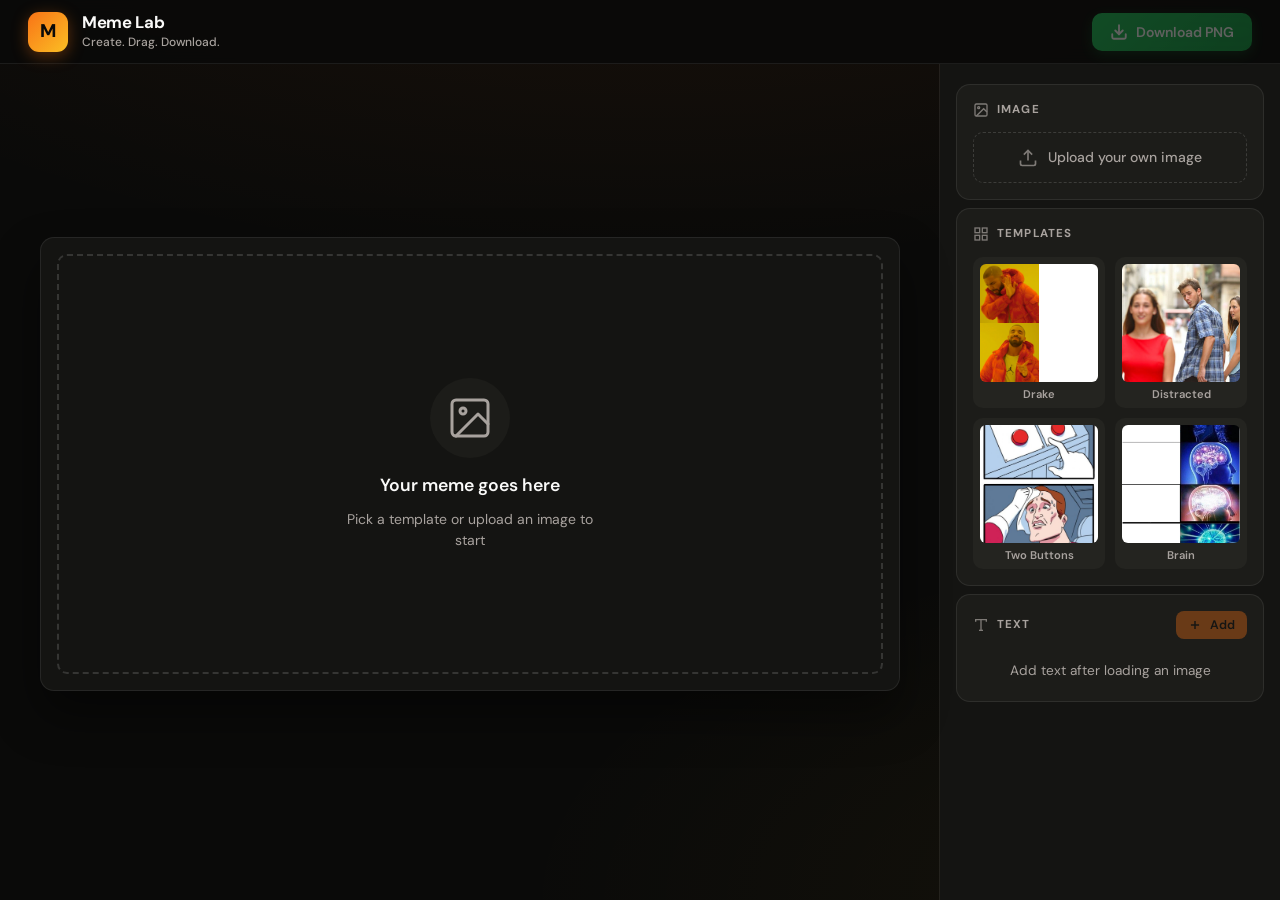
<file: meme-generator/index.html>
<!DOCTYPE html>
<html lang="en">
<head>
  <meta charset="UTF-8" />
  <meta name="viewport" content="width=device-width, initial-scale=1.0" />
  <title>Meme Lab</title>
  <link rel="preconnect" href="https://fonts.googleapis.com" />
  <link rel="preconnect" href="https://fonts.gstatic.com" crossorigin />
  <link href="https://fonts.googleapis.com/css2?family=DM+Sans:ital,opsz,wght@0,9..40,400;0,9..40,500;0,9..40,600;0,9..40,700;0,9..40,800;1,9..40,400&display=swap" rel="stylesheet" />
  <link rel="stylesheet" href="styles.css" />
</head>
<body>
  <nav class="topbar">
    <div class="topbar-brand">
      <span class="brand-mark" aria-hidden="true">M</span>
      <div>
        <strong class="brand-name">Meme Lab</strong>
        <span class="brand-tag">Create. Drag. Download.</span>
      </div>
    </div>
    <button type="button" class="btn btn-download" id="download-btn" disabled>
      <svg width="18" height="18" viewBox="0 0 24 24" fill="none" stroke="currentColor" stroke-width="2.5" stroke-linecap="round" stroke-linejoin="round" aria-hidden="true"><path d="M21 15v4a2 2 0 0 1-2 2H5a2 2 0 0 1-2-2v-4"/><polyline points="7 10 12 15 17 10"/><line x1="12" y1="15" x2="12" y2="3"/></svg>
      <span class="btn-label">Download PNG</span>
    </button>
  </nav>

  <main class="workspace">
    <section class="stage" aria-label="Meme preview">
      <div class="stage-inner">
        <div class="canvas-frame" id="canvas-wrapper">
          <canvas id="meme-canvas"></canvas>
          <div class="canvas-placeholder" id="canvas-placeholder">
            <div class="placeholder-icon" aria-hidden="true">
              <svg width="48" height="48" viewBox="0 0 24 24" fill="none" stroke="currentColor" stroke-width="1.5" stroke-linecap="round" stroke-linejoin="round"><rect x="3" y="3" width="18" height="18" rx="2"/><circle cx="8.5" cy="8.5" r="1.5"/><path d="m21 15-5-5L5 21"/></svg>
            </div>
            <p class="placeholder-title">Your meme goes here</p>
            <p class="placeholder-hint">Pick a template or upload an image to start</p>
          </div>
        </div>
        <p class="stage-hint" id="stage-hint">Click text to select · drag to reposition</p>
      </div>
    </section>

    <aside class="panel" aria-label="Editor controls">
      <section class="panel-block">
        <h2 class="panel-heading">
          <svg width="16" height="16" viewBox="0 0 24 24" fill="none" stroke="currentColor" stroke-width="2" aria-hidden="true"><rect x="3" y="3" width="18" height="18" rx="2"/><circle cx="8.5" cy="8.5" r="1.5"/><path d="m21 15-5-5L5 21"/></svg>
          Image
        </h2>
        <label class="upload-zone">
          <input type="file" id="file-upload" accept="image/*" hidden />
          <svg width="20" height="20" viewBox="0 0 24 24" fill="none" stroke="currentColor" stroke-width="2" aria-hidden="true"><path d="M21 15v4a2 2 0 0 1-2 2H5a2 2 0 0 1-2-2v-4"/><polyline points="17 8 12 3 7 8"/><line x1="12" y1="3" x2="12" y2="15"/></svg>
          <span>Upload your own image</span>
        </label>
      </section>

      <section class="panel-block">
        <h2 class="panel-heading">
          <svg width="16" height="16" viewBox="0 0 24 24" fill="none" stroke="currentColor" stroke-width="2" aria-hidden="true"><rect x="3" y="3" width="7" height="7"/><rect x="14" y="3" width="7" height="7"/><rect x="14" y="14" width="7" height="7"/><rect x="3" y="14" width="7" height="7"/></svg>
          Templates
        </h2>
        <div class="template-scroll" id="template-grid">
          <button type="button" class="template-btn" data-src="templates/drake.jpg" data-name="Drake">
            <img src="templates/drake.jpg" alt="" />
            <span>Drake</span>
          </button>
          <button type="button" class="template-btn" data-src="templates/distracted-boyfriend.jpg" data-name="Distracted Boyfriend">
            <img src="templates/distracted-boyfriend.jpg" alt="" />
            <span>Distracted</span>
          </button>
          <button type="button" class="template-btn" data-src="templates/two-buttons.jpg" data-name="Two Buttons">
            <img src="templates/two-buttons.jpg" alt="" />
            <span>Two Buttons</span>
          </button>
          <button type="button" class="template-btn" data-src="templates/expanding-brain.jpg" data-name="Expanding Brain">
            <img src="templates/expanding-brain.jpg" alt="" />
            <span>Brain</span>
          </button>
        </div>
      </section>

      <section class="panel-block">
        <div class="panel-heading-row">
          <h2 class="panel-heading">
            <svg width="16" height="16" viewBox="0 0 24 24" fill="none" stroke="currentColor" stroke-width="2" aria-hidden="true"><polyline points="4 7 4 4 20 4 20 7"/><line x1="9" y1="20" x2="15" y2="20"/><line x1="12" y1="4" x2="12" y2="20"/></svg>
            Text
          </h2>
          <button type="button" class="btn btn-add" id="add-text-btn" disabled>
            <svg width="14" height="14" viewBox="0 0 24 24" fill="none" stroke="currentColor" stroke-width="2.5" aria-hidden="true"><line x1="12" y1="5" x2="12" y2="19"/><line x1="5" y1="12" x2="19" y2="12"/></svg>
            Add
          </button>
        </div>

        <ul class="layer-list" id="layer-list" hidden></ul>

        <div class="text-controls" id="text-controls" hidden>
          <label class="field">
            <span class="field-label">Caption</span>
            <input type="text" id="text-input" placeholder="Your text here" />
          </label>

          <label class="field">
            <span class="field-label">Size <output id="font-size-value" for="font-size-slider">48</output>px</span>
            <input type="range" id="font-size-slider" min="16" max="120" value="48" />
          </label>

          <label class="field color-field">
            <span class="field-label">Color</span>
            <div class="color-row">
              <input type="color" id="text-color-input" value="#ffffff" />
              <span class="color-hex" id="color-hex">#FFFFFF</span>
            </div>
          </label>

          <button type="button" class="btn btn-danger" id="delete-text-btn">
            <svg width="14" height="14" viewBox="0 0 24 24" fill="none" stroke="currentColor" stroke-width="2" aria-hidden="true"><polyline points="3 6 5 6 21 6"/><path d="M19 6v14a2 2 0 0 1-2 2H7a2 2 0 0 1-2-2V6m3 0V4a2 2 0 0 1 2-2h4a2 2 0 0 1 2 2v2"/></svg>
            Remove layer
          </button>
        </div>

        <p class="panel-empty" id="text-empty">Add text after loading an image</p>
      </section>
    </aside>
  </main>

  <script src="app.js"></script>
</body>
</html>
</file>
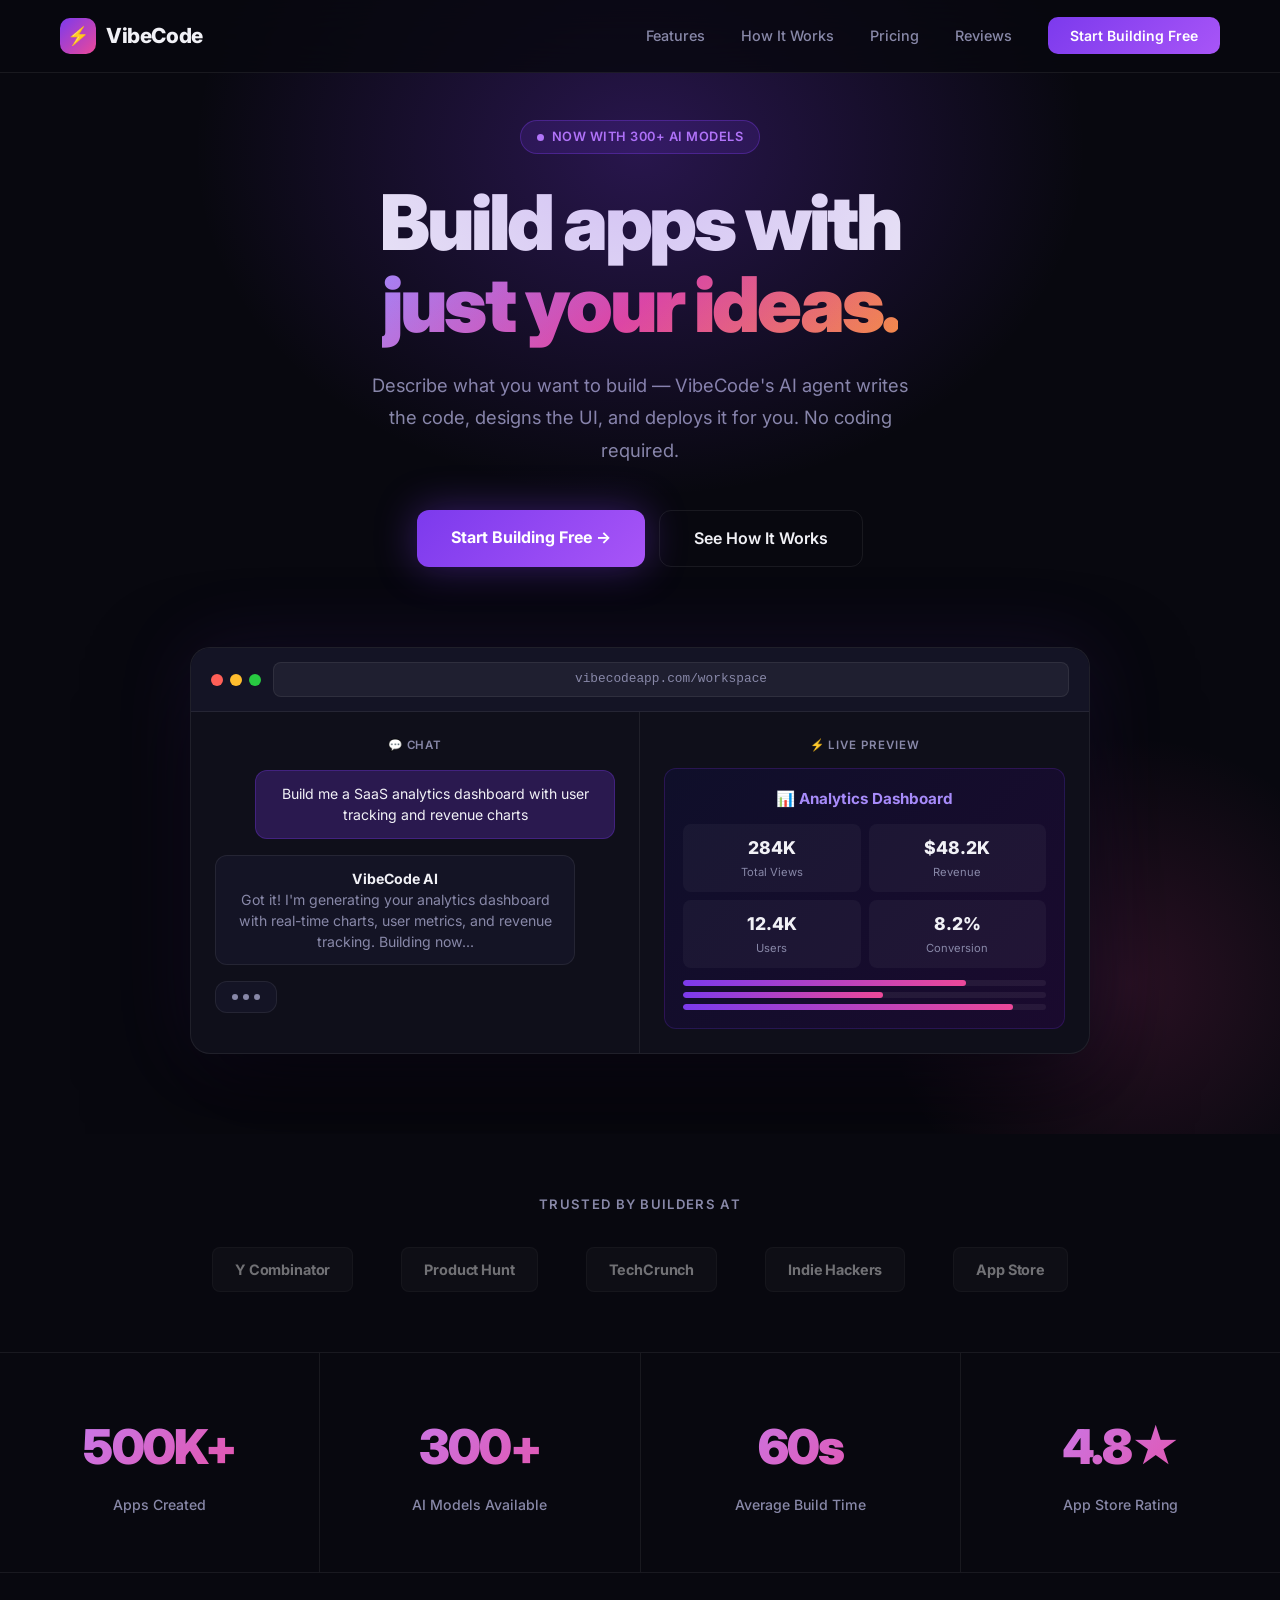
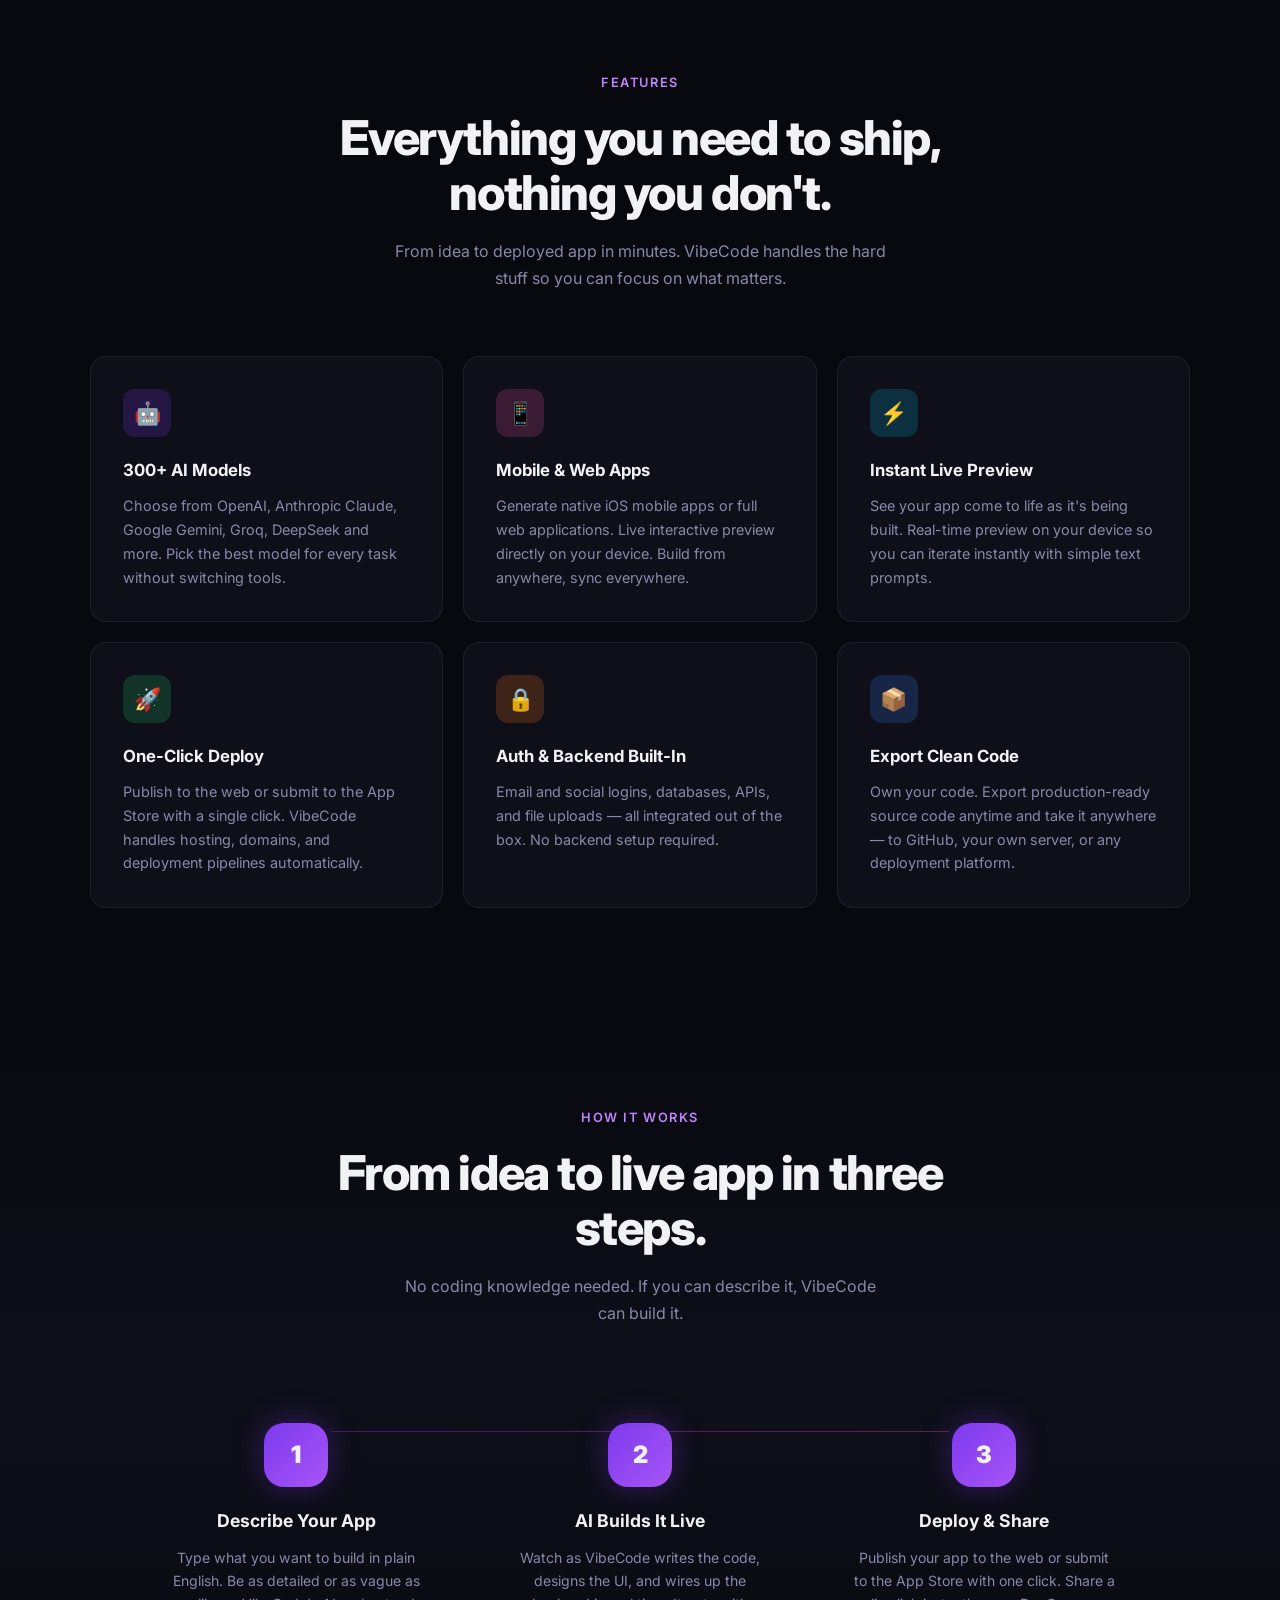
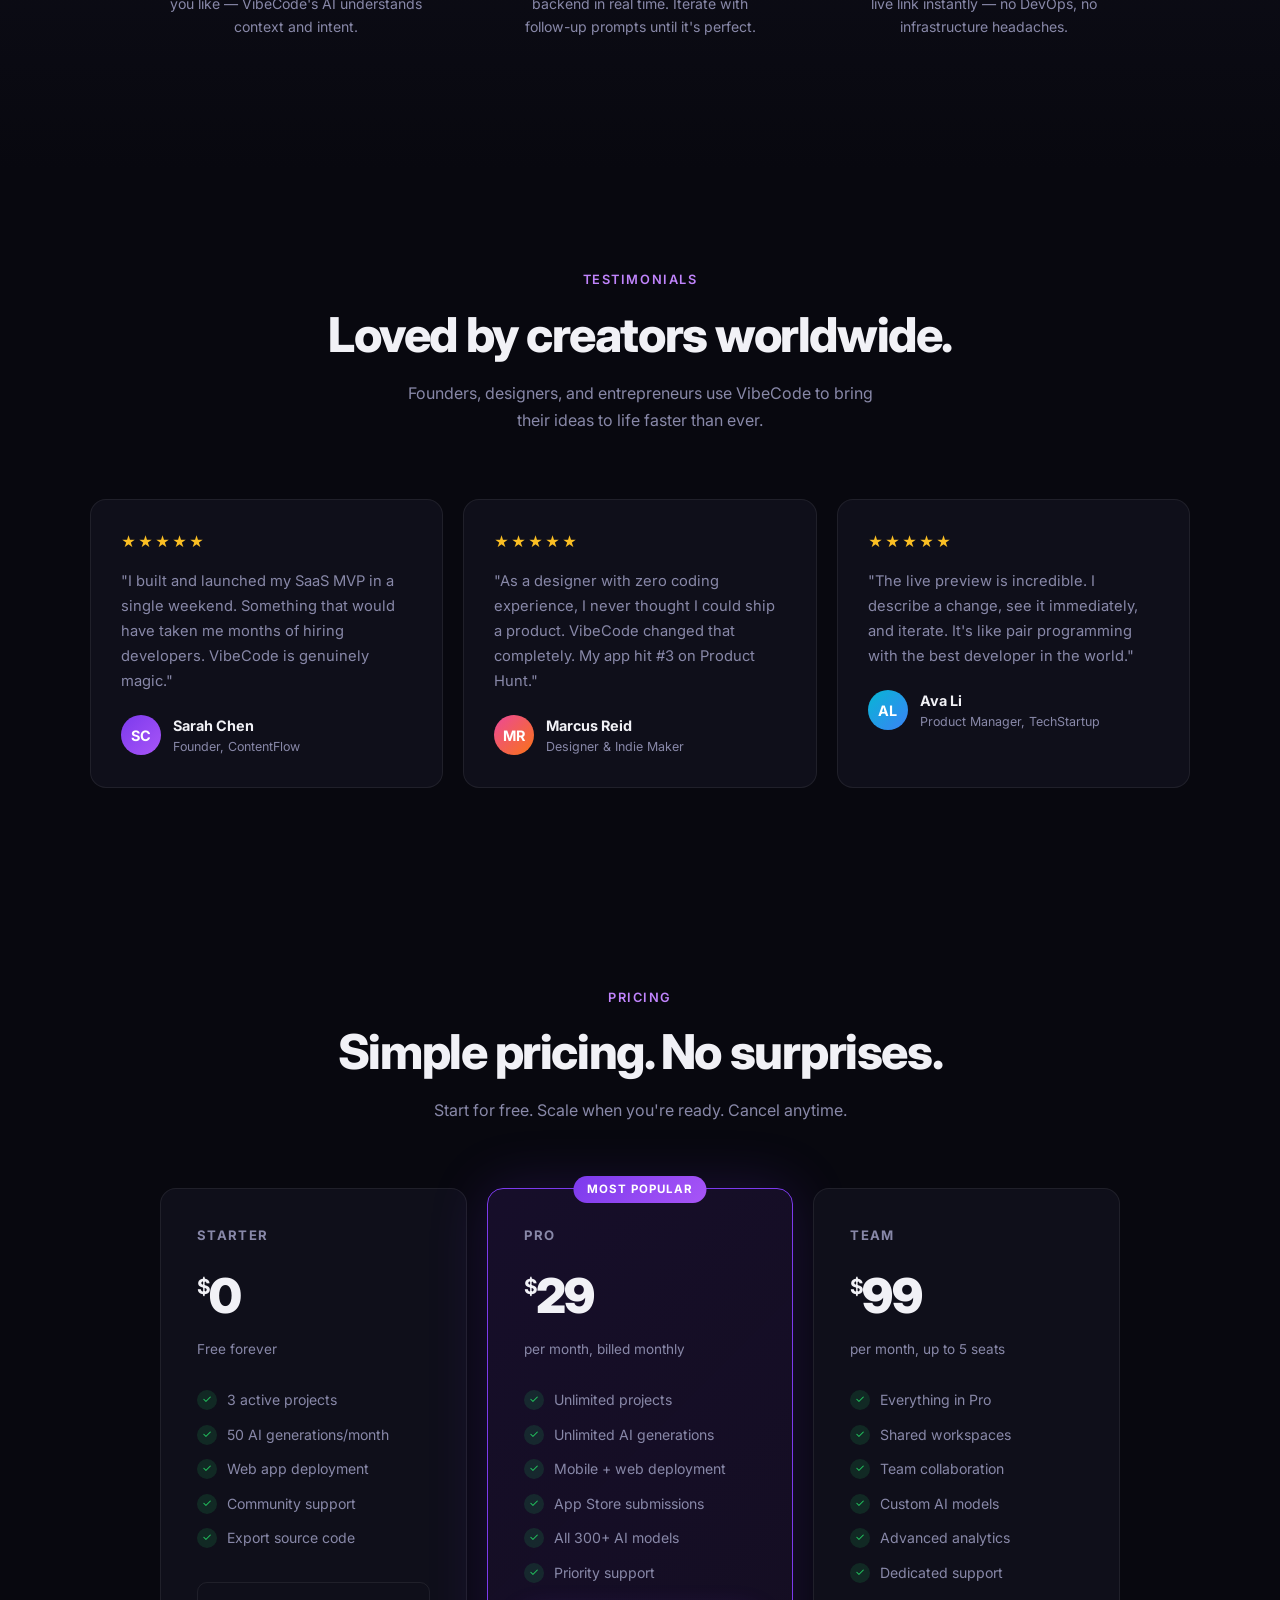
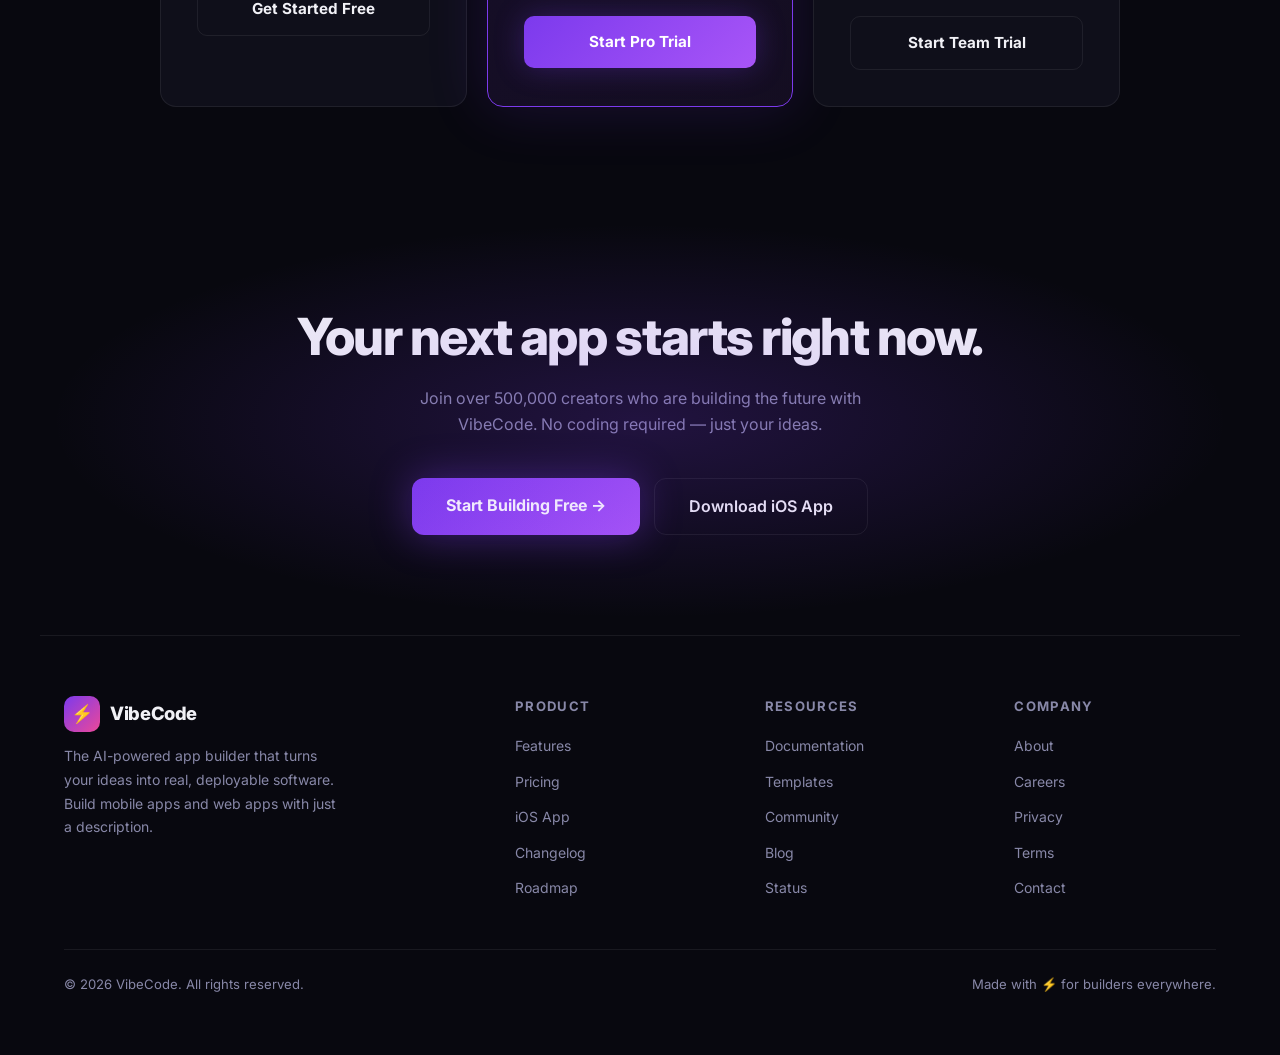
<file: Second Project in Video/index.html>
<!DOCTYPE html>
<html lang="en">
<head>
  <meta charset="UTF-8" />
  <meta name="viewport" content="width=device-width, initial-scale=1.0" />
  <title>VibeCode — Build Apps with AI</title>
  <link rel="preconnect" href="https://fonts.googleapis.com" />
  <link rel="preconnect" href="https://fonts.gstatic.com" crossorigin />
  <link href="https://fonts.googleapis.com/css2?family=Inter:wght@300;400;500;600;700;800;900&display=swap" rel="stylesheet" />
  <style>
    *, *::before, *::after { box-sizing: border-box; margin: 0; padding: 0; }

    :root {
      --bg: #08080f;
      --bg-card: #0f0f1a;
      --bg-card2: #141425;
      --border: rgba(255,255,255,0.07);
      --accent: #7c3aed;
      --accent2: #a855f7;
      --accent3: #c084fc;
      --pink: #ec4899;
      --cyan: #06b6d4;
      --green: #22c55e;
      --text: #f1f1f6;
      --muted: #8888a8;
      --radius: 16px;
    }

    html { scroll-behavior: smooth; }

    body {
      font-family: 'Inter', sans-serif;
      background: var(--bg);
      color: var(--text);
      line-height: 1.6;
      overflow-x: hidden;
    }

    /* ── NAV ── */
    nav {
      position: fixed;
      top: 0;
      left: 0;
      right: 0;
      z-index: 100;
      display: flex;
      align-items: center;
      justify-content: space-between;
      padding: 18px 60px;
      background: rgba(8,8,15,0.82);
      backdrop-filter: blur(20px);
      border-bottom: 1px solid var(--border);
    }

    .nav-logo {
      display: flex;
      align-items: center;
      gap: 10px;
      font-size: 1.3rem;
      font-weight: 800;
      letter-spacing: -0.02em;
      text-decoration: none;
      color: var(--text);
    }

    .nav-logo .logo-icon {
      width: 36px;
      height: 36px;
      border-radius: 10px;
      background: linear-gradient(135deg, var(--accent), var(--pink));
      display: flex;
      align-items: center;
      justify-content: center;
      font-size: 18px;
    }

    .nav-links {
      display: flex;
      align-items: center;
      gap: 36px;
      list-style: none;
    }

    .nav-links a {
      color: var(--muted);
      text-decoration: none;
      font-size: 0.9rem;
      font-weight: 500;
      transition: color 0.2s;
    }

    .nav-links a:hover { color: var(--text); }

    .nav-cta {
      background: linear-gradient(135deg, var(--accent), var(--accent2));
      color: #fff !important;
      padding: 10px 22px;
      border-radius: 10px;
      font-weight: 600 !important;
      font-size: 0.875rem !important;
      transition: opacity 0.2s !important;
    }

    .nav-cta:hover { opacity: 0.85; }

    /* ── HERO ── */
    .hero {
      min-height: 100vh;
      display: flex;
      flex-direction: column;
      align-items: center;
      justify-content: center;
      text-align: center;
      padding: 120px 24px 80px;
      position: relative;
      overflow: hidden;
    }

    .hero::before {
      content: '';
      position: absolute;
      top: -200px;
      left: 50%;
      transform: translateX(-50%);
      width: 900px;
      height: 700px;
      background: radial-gradient(ellipse, rgba(124,58,237,0.28) 0%, transparent 70%);
      pointer-events: none;
    }

    .hero::after {
      content: '';
      position: absolute;
      bottom: -100px;
      right: -100px;
      width: 500px;
      height: 500px;
      background: radial-gradient(ellipse, rgba(236,72,153,0.15) 0%, transparent 70%);
      pointer-events: none;
    }

    .hero-badge {
      display: inline-flex;
      align-items: center;
      gap: 8px;
      background: rgba(124,58,237,0.15);
      border: 1px solid rgba(124,58,237,0.35);
      border-radius: 100px;
      padding: 6px 16px;
      font-size: 0.8rem;
      font-weight: 600;
      color: var(--accent3);
      margin-bottom: 28px;
      letter-spacing: 0.04em;
      text-transform: uppercase;
    }

    .hero-badge .dot {
      width: 7px;
      height: 7px;
      background: var(--accent3);
      border-radius: 50%;
      animation: pulse 2s infinite;
    }

    @keyframes pulse {
      0%, 100% { opacity: 1; transform: scale(1); }
      50% { opacity: 0.5; transform: scale(0.85); }
    }

    h1 {
      font-size: clamp(2.8rem, 6vw, 5.2rem);
      font-weight: 900;
      letter-spacing: -0.04em;
      line-height: 1.06;
      max-width: 820px;
      margin-bottom: 24px;
    }

    h1 .gradient {
      background: linear-gradient(135deg, #a78bfa, #ec4899, #fb923c);
      -webkit-background-clip: text;
      -webkit-text-fill-color: transparent;
      background-clip: text;
    }

    .hero-sub {
      font-size: 1.15rem;
      color: var(--muted);
      max-width: 560px;
      margin-bottom: 44px;
      font-weight: 400;
      line-height: 1.75;
    }

    .hero-actions {
      display: flex;
      gap: 14px;
      flex-wrap: wrap;
      justify-content: center;
    }

    .btn-primary {
      background: linear-gradient(135deg, var(--accent), var(--accent2));
      color: #fff;
      padding: 15px 34px;
      border-radius: 12px;
      font-weight: 700;
      font-size: 1rem;
      text-decoration: none;
      border: none;
      cursor: pointer;
      transition: transform 0.2s, box-shadow 0.2s;
      box-shadow: 0 0 40px rgba(124,58,237,0.4);
    }

    .btn-primary:hover {
      transform: translateY(-2px);
      box-shadow: 0 0 60px rgba(124,58,237,0.55);
    }

    .btn-secondary {
      background: transparent;
      color: var(--text);
      padding: 15px 34px;
      border-radius: 12px;
      font-weight: 600;
      font-size: 1rem;
      text-decoration: none;
      border: 1px solid var(--border);
      cursor: pointer;
      transition: border-color 0.2s, background 0.2s;
    }

    .btn-secondary:hover {
      border-color: rgba(255,255,255,0.2);
      background: rgba(255,255,255,0.04);
    }

    /* ── DEMO CARD ── */
    .demo-wrapper {
      margin-top: 80px;
      width: 100%;
      max-width: 900px;
      position: relative;
      z-index: 1;
    }

    .demo-card {
      background: var(--bg-card);
      border: 1px solid var(--border);
      border-radius: 20px;
      overflow: hidden;
      box-shadow: 0 40px 100px rgba(0,0,0,0.6), 0 0 80px rgba(124,58,237,0.12);
    }

    .demo-topbar {
      background: var(--bg-card2);
      padding: 14px 20px;
      display: flex;
      align-items: center;
      gap: 12px;
      border-bottom: 1px solid var(--border);
    }

    .demo-dots { display: flex; gap: 7px; }
    .demo-dots span {
      width: 12px; height: 12px; border-radius: 50%;
    }
    .demo-dots span:nth-child(1) { background: #ff5f57; }
    .demo-dots span:nth-child(2) { background: #ffbd2e; }
    .demo-dots span:nth-child(3) { background: #28ca41; }

    .demo-url {
      flex: 1;
      background: rgba(255,255,255,0.05);
      border: 1px solid var(--border);
      border-radius: 8px;
      padding: 6px 14px;
      font-size: 0.8rem;
      color: var(--muted);
      font-family: monospace;
    }

    .demo-body {
      display: grid;
      grid-template-columns: 1fr 1fr;
      min-height: 340px;
    }

    .demo-chat {
      padding: 24px;
      border-right: 1px solid var(--border);
      display: flex;
      flex-direction: column;
      gap: 16px;
    }

    .demo-chat-label {
      font-size: 0.72rem;
      text-transform: uppercase;
      letter-spacing: 0.08em;
      color: var(--muted);
      font-weight: 600;
    }

    .chat-bubble {
      border-radius: 12px;
      padding: 12px 16px;
      font-size: 0.88rem;
      line-height: 1.5;
      max-width: 90%;
    }

    .chat-user {
      background: rgba(124,58,237,0.25);
      border: 1px solid rgba(124,58,237,0.3);
      align-self: flex-end;
      color: var(--text);
    }

    .chat-ai {
      background: var(--bg-card2);
      border: 1px solid var(--border);
      align-self: flex-start;
      color: var(--muted);
    }

    .chat-ai strong { color: var(--text); }

    .typing-indicator {
      display: flex;
      gap: 5px;
      align-items: center;
      padding: 12px 16px;
      background: var(--bg-card2);
      border: 1px solid var(--border);
      border-radius: 12px;
      width: fit-content;
    }

    .typing-indicator span {
      width: 6px; height: 6px;
      background: var(--muted);
      border-radius: 50%;
      animation: typing 1.2s infinite;
    }

    .typing-indicator span:nth-child(2) { animation-delay: 0.2s; }
    .typing-indicator span:nth-child(3) { animation-delay: 0.4s; }

    @keyframes typing {
      0%, 60%, 100% { transform: translateY(0); opacity: 0.4; }
      30% { transform: translateY(-6px); opacity: 1; }
    }

    .demo-preview {
      padding: 24px;
      display: flex;
      flex-direction: column;
      gap: 10px;
    }

    .demo-preview-label {
      font-size: 0.72rem;
      text-transform: uppercase;
      letter-spacing: 0.08em;
      color: var(--muted);
      font-weight: 600;
      margin-bottom: 4px;
    }

    .preview-app {
      background: linear-gradient(135deg, #0f0f2a, #1a0a2e);
      border: 1px solid rgba(124,58,237,0.2);
      border-radius: 12px;
      padding: 18px;
      flex: 1;
    }

    .preview-app-title {
      font-size: 0.95rem;
      font-weight: 700;
      margin-bottom: 12px;
      color: #a78bfa;
    }

    .preview-stat-grid {
      display: grid;
      grid-template-columns: 1fr 1fr;
      gap: 8px;
      margin-bottom: 12px;
    }

    .preview-stat {
      background: rgba(255,255,255,0.04);
      border-radius: 8px;
      padding: 10px 12px;
    }

    .preview-stat-val {
      font-size: 1.1rem;
      font-weight: 800;
      color: var(--text);
    }

    .preview-stat-label {
      font-size: 0.7rem;
      color: var(--muted);
      margin-top: 2px;
    }

    .preview-bar-row {
      display: flex;
      flex-direction: column;
      gap: 6px;
    }

    .preview-bar {
      height: 6px;
      border-radius: 100px;
      background: rgba(255,255,255,0.06);
      overflow: hidden;
    }

    .preview-bar-fill {
      height: 100%;
      border-radius: 100px;
      background: linear-gradient(90deg, var(--accent), var(--pink));
    }

    /* ── LOGOS / SOCIAL PROOF ── */
    .logos-section {
      padding: 60px 24px;
      text-align: center;
    }

    .logos-label {
      font-size: 0.82rem;
      text-transform: uppercase;
      letter-spacing: 0.1em;
      color: var(--muted);
      font-weight: 600;
      margin-bottom: 32px;
    }

    .logos-row {
      display: flex;
      align-items: center;
      justify-content: center;
      gap: 48px;
      flex-wrap: wrap;
      opacity: 0.45;
      filter: grayscale(1);
    }

    .logo-pill {
      background: rgba(255,255,255,0.06);
      border: 1px solid var(--border);
      border-radius: 8px;
      padding: 10px 22px;
      font-size: 0.9rem;
      font-weight: 700;
      letter-spacing: -0.01em;
      color: var(--text);
    }

    /* ── FEATURES ── */
    section { padding: 100px 24px; }

    .section-label {
      text-align: center;
      font-size: 0.8rem;
      text-transform: uppercase;
      letter-spacing: 0.12em;
      color: var(--accent3);
      font-weight: 600;
      margin-bottom: 16px;
    }

    h2 {
      text-align: center;
      font-size: clamp(2rem, 4vw, 3rem);
      font-weight: 800;
      letter-spacing: -0.03em;
      line-height: 1.15;
      max-width: 720px;
      margin: 0 auto 18px;
    }

    .section-sub {
      text-align: center;
      color: var(--muted);
      max-width: 500px;
      margin: 0 auto 64px;
      line-height: 1.7;
    }

    .features-grid {
      display: grid;
      grid-template-columns: repeat(auto-fit, minmax(300px, 1fr));
      gap: 20px;
      max-width: 1100px;
      margin: 0 auto;
    }

    .feature-card {
      background: var(--bg-card);
      border: 1px solid var(--border);
      border-radius: var(--radius);
      padding: 32px;
      transition: border-color 0.25s, transform 0.25s;
    }

    .feature-card:hover {
      border-color: rgba(124,58,237,0.35);
      transform: translateY(-4px);
    }

    .feature-icon {
      width: 48px;
      height: 48px;
      border-radius: 12px;
      display: flex;
      align-items: center;
      justify-content: center;
      font-size: 22px;
      margin-bottom: 20px;
    }

    .icon-purple { background: rgba(124,58,237,0.2); }
    .icon-pink   { background: rgba(236,72,153,0.2); }
    .icon-cyan   { background: rgba(6,182,212,0.2); }
    .icon-green  { background: rgba(34,197,94,0.2); }
    .icon-orange { background: rgba(249,115,22,0.2); }
    .icon-blue   { background: rgba(59,130,246,0.2); }

    .feature-title {
      font-size: 1.05rem;
      font-weight: 700;
      margin-bottom: 10px;
    }

    .feature-desc {
      font-size: 0.9rem;
      color: var(--muted);
      line-height: 1.65;
    }

    /* ── HOW IT WORKS ── */
    .how-it-works {
      background: linear-gradient(180deg, var(--bg) 0%, var(--bg-card) 50%, var(--bg) 100%);
    }

    .steps {
      display: grid;
      grid-template-columns: repeat(3, 1fr);
      gap: 32px;
      max-width: 1000px;
      margin: 0 auto;
      position: relative;
    }

    .steps::before {
      content: '';
      position: absolute;
      top: 40px;
      left: calc(16.666% + 24px);
      right: calc(16.666% + 24px);
      height: 1px;
      background: linear-gradient(90deg, var(--accent), var(--pink));
      opacity: 0.35;
    }

    .step {
      text-align: center;
      padding: 32px 24px;
    }

    .step-num {
      width: 64px;
      height: 64px;
      border-radius: 20px;
      background: linear-gradient(135deg, var(--accent), var(--accent2));
      display: flex;
      align-items: center;
      justify-content: center;
      font-size: 1.5rem;
      font-weight: 900;
      margin: 0 auto 20px;
      box-shadow: 0 0 30px rgba(124,58,237,0.35);
    }

    .step-title {
      font-size: 1.1rem;
      font-weight: 700;
      margin-bottom: 10px;
    }

    .step-desc {
      font-size: 0.88rem;
      color: var(--muted);
      line-height: 1.65;
    }

    /* ── STATS ── */
    .stats-section {
      display: flex;
      justify-content: center;
      gap: 0;
      flex-wrap: wrap;
      border-top: 1px solid var(--border);
      border-bottom: 1px solid var(--border);
    }

    .stat-block {
      flex: 1;
      min-width: 200px;
      text-align: center;
      padding: 56px 24px;
      border-right: 1px solid var(--border);
    }

    .stat-block:last-child { border-right: none; }

    .stat-val {
      font-size: 3rem;
      font-weight: 900;
      letter-spacing: -0.04em;
      background: linear-gradient(135deg, var(--accent3), var(--pink));
      -webkit-background-clip: text;
      -webkit-text-fill-color: transparent;
      background-clip: text;
    }

    .stat-label {
      font-size: 0.88rem;
      color: var(--muted);
      margin-top: 8px;
      font-weight: 500;
    }

    /* ── TESTIMONIALS ── */
    .testimonials-grid {
      display: grid;
      grid-template-columns: repeat(auto-fit, minmax(300px, 1fr));
      gap: 20px;
      max-width: 1100px;
      margin: 0 auto;
    }

    .testimonial-card {
      background: var(--bg-card);
      border: 1px solid var(--border);
      border-radius: var(--radius);
      padding: 30px;
      transition: border-color 0.25s;
    }

    .testimonial-card:hover { border-color: rgba(124,58,237,0.3); }

    .testimonial-stars {
      color: #fbbf24;
      font-size: 0.9rem;
      margin-bottom: 16px;
      letter-spacing: 2px;
    }

    .testimonial-text {
      font-size: 0.92rem;
      color: var(--muted);
      line-height: 1.7;
      margin-bottom: 20px;
    }

    .testimonial-author {
      display: flex;
      align-items: center;
      gap: 12px;
    }

    .author-avatar {
      width: 40px;
      height: 40px;
      border-radius: 50%;
      display: flex;
      align-items: center;
      justify-content: center;
      font-weight: 700;
      font-size: 0.9rem;
      color: #fff;
    }

    .author-name {
      font-size: 0.9rem;
      font-weight: 700;
    }

    .author-role {
      font-size: 0.78rem;
      color: var(--muted);
    }

    /* ── PRICING ── */
    .pricing-grid {
      display: grid;
      grid-template-columns: repeat(auto-fit, minmax(280px, 1fr));
      gap: 20px;
      max-width: 960px;
      margin: 0 auto;
    }

    .pricing-card {
      background: var(--bg-card);
      border: 1px solid var(--border);
      border-radius: var(--radius);
      padding: 36px;
      position: relative;
      transition: transform 0.25s;
    }

    .pricing-card:hover { transform: translateY(-4px); }

    .pricing-card.featured {
      border-color: var(--accent);
      background: linear-gradient(135deg, rgba(124,58,237,0.12), rgba(168,85,247,0.08));
      box-shadow: 0 0 60px rgba(124,58,237,0.18);
    }

    .pricing-badge {
      position: absolute;
      top: -13px;
      left: 50%;
      transform: translateX(-50%);
      background: linear-gradient(135deg, var(--accent), var(--accent2));
      color: #fff;
      font-size: 0.72rem;
      font-weight: 700;
      padding: 4px 14px;
      border-radius: 100px;
      text-transform: uppercase;
      letter-spacing: 0.08em;
      white-space: nowrap;
    }

    .pricing-tier {
      font-size: 0.82rem;
      text-transform: uppercase;
      letter-spacing: 0.1em;
      font-weight: 700;
      color: var(--muted);
      margin-bottom: 12px;
    }

    .pricing-price {
      font-size: 3rem;
      font-weight: 900;
      letter-spacing: -0.04em;
      margin-bottom: 4px;
    }

    .pricing-price sup {
      font-size: 1.3rem;
      font-weight: 700;
      vertical-align: top;
      margin-top: 12px;
      display: inline-block;
    }

    .pricing-per {
      font-size: 0.85rem;
      color: var(--muted);
      margin-bottom: 28px;
    }

    .pricing-features {
      list-style: none;
      margin-bottom: 32px;
      display: flex;
      flex-direction: column;
      gap: 12px;
    }

    .pricing-features li {
      display: flex;
      align-items: center;
      gap: 10px;
      font-size: 0.88rem;
      color: var(--muted);
    }

    .pricing-features li .check {
      width: 20px;
      height: 20px;
      border-radius: 50%;
      background: rgba(34,197,94,0.15);
      display: flex;
      align-items: center;
      justify-content: center;
      font-size: 0.7rem;
      color: var(--green);
      flex-shrink: 0;
    }

    .btn-full {
      display: block;
      text-align: center;
      width: 100%;
      padding: 14px;
      border-radius: 10px;
      font-weight: 700;
      font-size: 0.95rem;
      text-decoration: none;
      cursor: pointer;
      transition: opacity 0.2s, transform 0.2s;
    }

    .btn-full:hover { opacity: 0.85; transform: translateY(-1px); }

    .btn-full.filled {
      background: linear-gradient(135deg, var(--accent), var(--accent2));
      color: #fff;
      border: none;
      box-shadow: 0 0 30px rgba(124,58,237,0.3);
    }

    .btn-full.outline {
      background: transparent;
      color: var(--text);
      border: 1px solid var(--border);
    }

    /* ── CTA BANNER ── */
    .cta-section {
      padding: 100px 24px;
      text-align: center;
      position: relative;
      overflow: hidden;
    }

    .cta-section::before {
      content: '';
      position: absolute;
      inset: 0;
      background: radial-gradient(ellipse at center, rgba(124,58,237,0.22) 0%, transparent 65%);
      pointer-events: none;
    }

    .cta-section h2 { font-size: clamp(2rem, 4vw, 3.2rem); margin-bottom: 20px; }

    .cta-section p {
      color: var(--muted);
      max-width: 480px;
      margin: 0 auto 40px;
      font-size: 1rem;
    }

    .cta-actions {
      display: flex;
      gap: 14px;
      justify-content: center;
      flex-wrap: wrap;
    }

    /* ── FOOTER ── */
    footer {
      border-top: 1px solid var(--border);
      padding: 60px 24px;
      max-width: 1200px;
      margin: 0 auto;
    }

    .footer-grid {
      display: grid;
      grid-template-columns: 2fr 1fr 1fr 1fr;
      gap: 48px;
    }

    .footer-brand p {
      color: var(--muted);
      font-size: 0.875rem;
      line-height: 1.7;
      margin-top: 12px;
      max-width: 280px;
    }

    .footer-col h4 {
      font-size: 0.82rem;
      font-weight: 700;
      text-transform: uppercase;
      letter-spacing: 0.1em;
      color: var(--muted);
      margin-bottom: 16px;
    }

    .footer-col ul {
      list-style: none;
      display: flex;
      flex-direction: column;
      gap: 10px;
    }

    .footer-col ul a {
      color: var(--muted);
      text-decoration: none;
      font-size: 0.875rem;
      transition: color 0.2s;
    }

    .footer-col ul a:hover { color: var(--text); }

    .footer-bottom {
      margin-top: 48px;
      padding-top: 24px;
      border-top: 1px solid var(--border);
      display: flex;
      align-items: center;
      justify-content: space-between;
      font-size: 0.82rem;
      color: var(--muted);
    }

    /* ── RESPONSIVE ── */
    @media (max-width: 768px) {
      nav { padding: 16px 20px; }
      .nav-links { display: none; }
      .demo-body { grid-template-columns: 1fr; }
      .demo-chat { border-right: none; border-bottom: 1px solid var(--border); }
      .steps { grid-template-columns: 1fr; }
      .steps::before { display: none; }
      .footer-grid { grid-template-columns: 1fr 1fr; }
      .footer-bottom { flex-direction: column; gap: 12px; text-align: center; }
    }

    @media (max-width: 480px) {
      .footer-grid { grid-template-columns: 1fr; }
    }
  </style>
</head>
<body>

  <!-- NAV -->
  <nav>
    <a href="#" class="nav-logo">
      <div class="logo-icon">⚡</div>
      VibeCode
    </a>
    <ul class="nav-links">
      <li><a href="#features">Features</a></li>
      <li><a href="#how-it-works">How It Works</a></li>
      <li><a href="#pricing">Pricing</a></li>
      <li><a href="#testimonials">Reviews</a></li>
      <li><a href="#" class="nav-cta">Start Building Free</a></li>
    </ul>
  </nav>

  <!-- HERO -->
  <section class="hero">
    <div class="hero-badge">
      <span class="dot"></span>
      Now with 300+ AI Models
    </div>
    <h1>
      Build apps with<br/>
      <span class="gradient">just your ideas.</span>
    </h1>
    <p class="hero-sub">
      Describe what you want to build — VibeCode's AI agent writes the code, designs the UI, and deploys it for you. No coding required.
    </p>
    <div class="hero-actions">
      <a href="#" class="btn-primary">Start Building Free →</a>
      <a href="#how-it-works" class="btn-secondary">See How It Works</a>
    </div>

    <!-- Demo UI -->
    <div class="demo-wrapper">
      <div class="demo-card">
        <div class="demo-topbar">
          <div class="demo-dots">
            <span></span><span></span><span></span>
          </div>
          <div class="demo-url">vibecodeapp.com/workspace</div>
        </div>
        <div class="demo-body">
          <div class="demo-chat">
            <div class="demo-chat-label">💬 Chat</div>
            <div class="chat-bubble chat-user">
              Build me a SaaS analytics dashboard with user tracking and revenue charts
            </div>
            <div class="chat-bubble chat-ai">
              <strong>VibeCode AI</strong><br/>
              Got it! I'm generating your analytics dashboard with real-time charts, user metrics, and revenue tracking. Building now...
            </div>
            <div class="typing-indicator">
              <span></span><span></span><span></span>
            </div>
          </div>
          <div class="demo-preview">
            <div class="demo-preview-label">⚡ Live Preview</div>
            <div class="preview-app">
              <div class="preview-app-title">📊 Analytics Dashboard</div>
              <div class="preview-stat-grid">
                <div class="preview-stat">
                  <div class="preview-stat-val">284K</div>
                  <div class="preview-stat-label">Total Views</div>
                </div>
                <div class="preview-stat">
                  <div class="preview-stat-val">$48.2K</div>
                  <div class="preview-stat-label">Revenue</div>
                </div>
                <div class="preview-stat">
                  <div class="preview-stat-val">12.4K</div>
                  <div class="preview-stat-label">Users</div>
                </div>
                <div class="preview-stat">
                  <div class="preview-stat-val">8.2%</div>
                  <div class="preview-stat-label">Conversion</div>
                </div>
              </div>
              <div class="preview-bar-row">
                <div class="preview-bar"><div class="preview-bar-fill" style="width:78%"></div></div>
                <div class="preview-bar"><div class="preview-bar-fill" style="width:55%"></div></div>
                <div class="preview-bar"><div class="preview-bar-fill" style="width:91%"></div></div>
              </div>
            </div>
          </div>
        </div>
      </div>
    </div>
  </section>

  <!-- LOGOS -->
  <div class="logos-section">
    <div class="logos-label">Trusted by builders at</div>
    <div class="logos-row">
      <div class="logo-pill">Y Combinator</div>
      <div class="logo-pill">Product Hunt</div>
      <div class="logo-pill">TechCrunch</div>
      <div class="logo-pill">Indie Hackers</div>
      <div class="logo-pill">App Store</div>
    </div>
  </div>

  <!-- STATS -->
  <div class="stats-section">
    <div class="stat-block">
      <div class="stat-val">500K+</div>
      <div class="stat-label">Apps Created</div>
    </div>
    <div class="stat-block">
      <div class="stat-val">300+</div>
      <div class="stat-label">AI Models Available</div>
    </div>
    <div class="stat-block">
      <div class="stat-val">60s</div>
      <div class="stat-label">Average Build Time</div>
    </div>
    <div class="stat-block">
      <div class="stat-val">4.8★</div>
      <div class="stat-label">App Store Rating</div>
    </div>
  </div>

  <!-- FEATURES -->
  <section id="features">
    <div class="section-label">Features</div>
    <h2>Everything you need to ship, nothing you don't.</h2>
    <p class="section-sub">From idea to deployed app in minutes. VibeCode handles the hard stuff so you can focus on what matters.</p>

    <div class="features-grid">
      <div class="feature-card">
        <div class="feature-icon icon-purple">🤖</div>
        <div class="feature-title">300+ AI Models</div>
        <div class="feature-desc">Choose from OpenAI, Anthropic Claude, Google Gemini, Groq, DeepSeek and more. Pick the best model for every task without switching tools.</div>
      </div>
      <div class="feature-card">
        <div class="feature-icon icon-pink">📱</div>
        <div class="feature-title">Mobile & Web Apps</div>
        <div class="feature-desc">Generate native iOS mobile apps or full web applications. Live interactive preview directly on your device. Build from anywhere, sync everywhere.</div>
      </div>
      <div class="feature-card">
        <div class="feature-icon icon-cyan">⚡</div>
        <div class="feature-title">Instant Live Preview</div>
        <div class="feature-desc">See your app come to life as it's being built. Real-time preview on your device so you can iterate instantly with simple text prompts.</div>
      </div>
      <div class="feature-card">
        <div class="feature-icon icon-green">🚀</div>
        <div class="feature-title">One-Click Deploy</div>
        <div class="feature-desc">Publish to the web or submit to the App Store with a single click. VibeCode handles hosting, domains, and deployment pipelines automatically.</div>
      </div>
      <div class="feature-card">
        <div class="feature-icon icon-orange">🔒</div>
        <div class="feature-title">Auth & Backend Built-In</div>
        <div class="feature-desc">Email and social logins, databases, APIs, and file uploads — all integrated out of the box. No backend setup required.</div>
      </div>
      <div class="feature-card">
        <div class="feature-icon icon-blue">📦</div>
        <div class="feature-title">Export Clean Code</div>
        <div class="feature-desc">Own your code. Export production-ready source code anytime and take it anywhere — to GitHub, your own server, or any deployment platform.</div>
      </div>
    </div>
  </section>

  <!-- HOW IT WORKS -->
  <section class="how-it-works" id="how-it-works">
    <div class="section-label">How It Works</div>
    <h2>From idea to live app in three steps.</h2>
    <p class="section-sub">No coding knowledge needed. If you can describe it, VibeCode can build it.</p>

    <div class="steps">
      <div class="step">
        <div class="step-num">1</div>
        <div class="step-title">Describe Your App</div>
        <div class="step-desc">Type what you want to build in plain English. Be as detailed or as vague as you like — VibeCode's AI understands context and intent.</div>
      </div>
      <div class="step">
        <div class="step-num">2</div>
        <div class="step-title">AI Builds It Live</div>
        <div class="step-desc">Watch as VibeCode writes the code, designs the UI, and wires up the backend in real time. Iterate with follow-up prompts until it's perfect.</div>
      </div>
      <div class="step">
        <div class="step-num">3</div>
        <div class="step-title">Deploy & Share</div>
        <div class="step-desc">Publish your app to the web or submit to the App Store with one click. Share a live link instantly — no DevOps, no infrastructure headaches.</div>
      </div>
    </div>
  </section>

  <!-- TESTIMONIALS -->
  <section id="testimonials">
    <div class="section-label">Testimonials</div>
    <h2>Loved by creators worldwide.</h2>
    <p class="section-sub">Founders, designers, and entrepreneurs use VibeCode to bring their ideas to life faster than ever.</p>

    <div class="testimonials-grid">
      <div class="testimonial-card">
        <div class="testimonial-stars">★★★★★</div>
        <p class="testimonial-text">"I built and launched my SaaS MVP in a single weekend. Something that would have taken me months of hiring developers. VibeCode is genuinely magic."</p>
        <div class="testimonial-author">
          <div class="author-avatar" style="background: linear-gradient(135deg, #7c3aed, #a855f7);">SC</div>
          <div>
            <div class="author-name">Sarah Chen</div>
            <div class="author-role">Founder, ContentFlow</div>
          </div>
        </div>
      </div>
      <div class="testimonial-card">
        <div class="testimonial-stars">★★★★★</div>
        <p class="testimonial-text">"As a designer with zero coding experience, I never thought I could ship a product. VibeCode changed that completely. My app hit #3 on Product Hunt."</p>
        <div class="testimonial-author">
          <div class="author-avatar" style="background: linear-gradient(135deg, #ec4899, #f97316);">MR</div>
          <div>
            <div class="author-name">Marcus Reid</div>
            <div class="author-role">Designer & Indie Maker</div>
          </div>
        </div>
      </div>
      <div class="testimonial-card">
        <div class="testimonial-stars">★★★★★</div>
        <p class="testimonial-text">"The live preview is incredible. I describe a change, see it immediately, and iterate. It's like pair programming with the best developer in the world."</p>
        <div class="testimonial-author">
          <div class="author-avatar" style="background: linear-gradient(135deg, #06b6d4, #3b82f6);">AL</div>
          <div>
            <div class="author-name">Ava Li</div>
            <div class="author-role">Product Manager, TechStartup</div>
          </div>
        </div>
      </div>
    </div>
  </section>

  <!-- PRICING -->
  <section id="pricing">
    <div class="section-label">Pricing</div>
    <h2>Simple pricing. No surprises.</h2>
    <p class="section-sub">Start for free. Scale when you're ready. Cancel anytime.</p>

    <div class="pricing-grid">
      <div class="pricing-card">
        <div class="pricing-tier">Starter</div>
        <div class="pricing-price"><sup>$</sup>0</div>
        <div class="pricing-per">Free forever</div>
        <ul class="pricing-features">
          <li><span class="check">✓</span> 3 active projects</li>
          <li><span class="check">✓</span> 50 AI generations/month</li>
          <li><span class="check">✓</span> Web app deployment</li>
          <li><span class="check">✓</span> Community support</li>
          <li><span class="check">✓</span> Export source code</li>
        </ul>
        <a href="#" class="btn-full outline">Get Started Free</a>
      </div>

      <div class="pricing-card featured">
        <div class="pricing-badge">Most Popular</div>
        <div class="pricing-tier">Pro</div>
        <div class="pricing-price"><sup>$</sup>29</div>
        <div class="pricing-per">per month, billed monthly</div>
        <ul class="pricing-features">
          <li><span class="check">✓</span> Unlimited projects</li>
          <li><span class="check">✓</span> Unlimited AI generations</li>
          <li><span class="check">✓</span> Mobile + web deployment</li>
          <li><span class="check">✓</span> App Store submissions</li>
          <li><span class="check">✓</span> All 300+ AI models</li>
          <li><span class="check">✓</span> Priority support</li>
        </ul>
        <a href="#" class="btn-full filled">Start Pro Trial</a>
      </div>

      <div class="pricing-card">
        <div class="pricing-tier">Team</div>
        <div class="pricing-price"><sup>$</sup>99</div>
        <div class="pricing-per">per month, up to 5 seats</div>
        <ul class="pricing-features">
          <li><span class="check">✓</span> Everything in Pro</li>
          <li><span class="check">✓</span> Shared workspaces</li>
          <li><span class="check">✓</span> Team collaboration</li>
          <li><span class="check">✓</span> Custom AI models</li>
          <li><span class="check">✓</span> Advanced analytics</li>
          <li><span class="check">✓</span> Dedicated support</li>
        </ul>
        <a href="#" class="btn-full outline">Start Team Trial</a>
      </div>
    </div>
  </section>

  <!-- CTA -->
  <section class="cta-section">
    <h2>Your next app starts <span class="gradient">right now.</span></h2>
    <p>Join over 500,000 creators who are building the future with VibeCode. No coding required — just your ideas.</p>
    <div class="cta-actions">
      <a href="#" class="btn-primary">Start Building Free →</a>
      <a href="#" class="btn-secondary">Download iOS App</a>
    </div>
  </section>

  <!-- FOOTER -->
  <footer>
    <div class="footer-grid">
      <div class="footer-brand">
        <a href="#" class="nav-logo" style="font-size:1.15rem;">
          <div class="logo-icon">⚡</div>
          VibeCode
        </a>
        <p>The AI-powered app builder that turns your ideas into real, deployable software. Build mobile apps and web apps with just a description.</p>
      </div>
      <div class="footer-col">
        <h4>Product</h4>
        <ul>
          <li><a href="#">Features</a></li>
          <li><a href="#">Pricing</a></li>
          <li><a href="#">iOS App</a></li>
          <li><a href="#">Changelog</a></li>
          <li><a href="#">Roadmap</a></li>
        </ul>
      </div>
      <div class="footer-col">
        <h4>Resources</h4>
        <ul>
          <li><a href="#">Documentation</a></li>
          <li><a href="#">Templates</a></li>
          <li><a href="#">Community</a></li>
          <li><a href="#">Blog</a></li>
          <li><a href="#">Status</a></li>
        </ul>
      </div>
      <div class="footer-col">
        <h4>Company</h4>
        <ul>
          <li><a href="#">About</a></li>
          <li><a href="#">Careers</a></li>
          <li><a href="#">Privacy</a></li>
          <li><a href="#">Terms</a></li>
          <li><a href="#">Contact</a></li>
        </ul>
      </div>
    </div>
    <div class="footer-bottom">
      <span>© 2026 VibeCode. All rights reserved.</span>
      <span>Made with ⚡ for builders everywhere.</span>
    </div>
  </footer>

</body>
</html>
</file>
<file: meme-generator/styles.css>
*, *::before, *::after {
  box-sizing: border-box;
  margin: 0;
  padding: 0;
}

:root {
  --bg: #0a0a09;
  --bg-elevated: #141412;
  --bg-surface: #1c1c19;
  --bg-hover: #242420;
  --border: rgba(255, 255, 255, 0.08);
  --border-strong: rgba(255, 255, 255, 0.14);
  --accent: #f97316;
  --accent-soft: rgba(249, 115, 22, 0.15);
  --accent-glow: rgba(249, 115, 22, 0.35);
  --amber: #fbbf24;
  --green: #22c55e;
  --danger: #ef4444;
  --danger-soft: rgba(239, 68, 68, 0.12);
  --text: #fafaf9;
  --muted: #a8a29e;
  --radius: 14px;
  --radius-sm: 10px;
  --shadow: 0 24px 48px rgba(0, 0, 0, 0.45);
  --topbar-h: 64px;
}

body {
  font-family: "DM Sans", system-ui, sans-serif;
  background: var(--bg);
  color: var(--text);
  line-height: 1.5;
  min-height: 100vh;
  background-image:
    radial-gradient(ellipse 80% 50% at 50% -20%, rgba(249, 115, 22, 0.08), transparent),
    radial-gradient(ellipse 60% 40% at 100% 100%, rgba(251, 191, 36, 0.05), transparent);
}

/* ── Top bar ── */

.topbar {
  position: sticky;
  top: 0;
  z-index: 50;
  height: var(--topbar-h);
  display: flex;
  align-items: center;
  justify-content: space-between;
  padding: 0 28px;
  border-bottom: 1px solid var(--border);
  background: rgba(10, 10, 9, 0.88);
  backdrop-filter: blur(16px);
}

.topbar-brand {
  display: flex;
  align-items: center;
  gap: 14px;
}

.brand-mark {
  width: 40px;
  height: 40px;
  display: flex;
  align-items: center;
  justify-content: center;
  border-radius: 11px;
  background: linear-gradient(135deg, var(--accent), var(--amber));
  font-weight: 800;
  font-size: 1.15rem;
  color: #0a0a09;
  letter-spacing: -0.03em;
  box-shadow: 0 4px 16px var(--accent-glow);
}

.brand-name {
  display: block;
  font-size: 1.05rem;
  font-weight: 700;
  letter-spacing: -0.02em;
  line-height: 1.2;
}

.brand-tag {
  display: block;
  font-size: 0.75rem;
  color: var(--muted);
  font-weight: 500;
}

/* ── Layout ── */

.workspace {
  display: grid;
  grid-template-columns: 1fr 340px;
  gap: 0;
  min-height: calc(100vh - var(--topbar-h));
}

.stage {
  display: flex;
  align-items: center;
  justify-content: center;
  padding: 32px;
  border-right: 1px solid var(--border);
}

.stage-inner {
  width: 100%;
  max-width: 860px;
  display: flex;
  flex-direction: column;
  align-items: center;
  gap: 16px;
}

.canvas-frame {
  position: relative;
  width: 100%;
  background: var(--bg-elevated);
  border: 1px solid var(--border);
  border-radius: var(--radius);
  padding: 16px;
  box-shadow: var(--shadow);
}

#meme-canvas {
  display: none;
  width: 100%;
  height: auto;
  border-radius: var(--radius-sm);
  cursor: grab;
}

#meme-canvas.dragging {
  cursor: grabbing;
}

.canvas-placeholder {
  display: flex;
  flex-direction: column;
  align-items: center;
  justify-content: center;
  gap: 10px;
  min-height: 420px;
  border: 2px dashed var(--border-strong);
  border-radius: var(--radius-sm);
  text-align: center;
  padding: 40px 24px;
}

.canvas-placeholder.hidden {
  display: none;
}

.placeholder-icon {
  width: 80px;
  height: 80px;
  display: flex;
  align-items: center;
  justify-content: center;
  border-radius: 50%;
  background: var(--bg-surface);
  color: var(--muted);
  margin-bottom: 4px;
}

.placeholder-title {
  font-size: 1.1rem;
  font-weight: 600;
  color: var(--text);
}

.placeholder-hint {
  font-size: 0.875rem;
  color: var(--muted);
  max-width: 260px;
}

.stage-hint {
  font-size: 0.8rem;
  color: var(--muted);
  opacity: 0;
  transition: opacity 0.2s;
}

.stage-hint.visible {
  opacity: 1;
}

/* ── Sidebar panel ── */

.panel {
  background: var(--bg-elevated);
  padding: 20px 16px;
  display: flex;
  flex-direction: column;
  gap: 8px;
  overflow-y: auto;
}

.panel-block {
  background: var(--bg-surface);
  border: 1px solid var(--border);
  border-radius: var(--radius);
  padding: 16px;
}

.panel-heading {
  display: flex;
  align-items: center;
  gap: 8px;
  font-size: 0.72rem;
  font-weight: 700;
  text-transform: uppercase;
  letter-spacing: 0.1em;
  color: var(--muted);
  margin-bottom: 14px;
}

.panel-heading svg {
  opacity: 0.7;
}

.panel-heading-row {
  display: flex;
  align-items: center;
  justify-content: space-between;
  margin-bottom: 14px;
}

.panel-heading-row .panel-heading {
  margin-bottom: 0;
}

.panel-empty {
  font-size: 0.85rem;
  color: var(--muted);
  text-align: center;
  padding: 8px 0 4px;
}

.panel-empty.hidden {
  display: none;
}

/* ── Upload zone ── */

.upload-zone {
  display: flex;
  align-items: center;
  justify-content: center;
  gap: 10px;
  padding: 14px 16px;
  border: 1.5px dashed var(--border-strong);
  border-radius: var(--radius-sm);
  cursor: pointer;
  font-size: 0.875rem;
  font-weight: 500;
  color: var(--muted);
  transition: border-color 0.15s, background 0.15s, color 0.15s;
}

.upload-zone:hover {
  border-color: var(--accent);
  background: var(--accent-soft);
  color: var(--text);
}

.upload-zone svg {
  flex-shrink: 0;
  opacity: 0.7;
}

/* ── Templates ── */

.template-scroll {
  display: grid;
  grid-template-columns: repeat(2, 1fr);
  gap: 10px;
}

.template-btn {
  background: var(--bg-hover);
  border: 2px solid transparent;
  border-radius: var(--radius-sm);
  padding: 5px;
  cursor: pointer;
  transition: border-color 0.15s, transform 0.15s, box-shadow 0.15s;
  color: var(--muted);
  font-family: inherit;
  font-size: 0.7rem;
  font-weight: 600;
  text-align: center;
}

.template-btn:hover {
  border-color: var(--border-strong);
  transform: translateY(-1px);
}

.template-btn.active {
  border-color: var(--accent);
  box-shadow: 0 0 0 1px var(--accent-soft);
}

.template-btn img {
  width: 100%;
  aspect-ratio: 1;
  object-fit: cover;
  border-radius: 6px;
  display: block;
  margin-bottom: 5px;
}

/* ── Buttons ── */

.btn {
  display: inline-flex;
  align-items: center;
  justify-content: center;
  gap: 8px;
  padding: 10px 18px;
  border: none;
  border-radius: var(--radius-sm);
  font-family: inherit;
  font-size: 0.875rem;
  font-weight: 600;
  cursor: pointer;
  transition: opacity 0.15s, transform 0.15s, background 0.15s;
  white-space: nowrap;
}

.btn:hover:not(:disabled) {
  transform: translateY(-1px);
}

.btn:active:not(:disabled) {
  transform: translateY(0);
}

.btn:disabled {
  opacity: 0.35;
  cursor: not-allowed;
}

.btn-download {
  background: linear-gradient(135deg, var(--green), #16a34a);
  color: white;
  box-shadow: 0 4px 14px rgba(34, 197, 94, 0.25);
}

.btn-download:hover:not(:disabled) {
  opacity: 0.92;
}

.btn-add {
  padding: 6px 12px;
  font-size: 0.78rem;
  background: var(--accent);
  color: #0a0a09;
  border-radius: 8px;
}

.btn-add:hover:not(:disabled) {
  background: var(--amber);
}

.btn-danger {
  width: 100%;
  margin-top: 4px;
  background: var(--danger-soft);
  color: #fca5a5;
  border: 1px solid rgba(239, 68, 68, 0.25);
}

.btn-danger:hover:not(:disabled) {
  background: rgba(239, 68, 68, 0.2);
}

/* ── Layer list ── */

.layer-list:not([hidden]) {
  display: flex;
}

.layer-list {
  flex-direction: column;
  gap: 6px;
  margin-bottom: 14px;
  list-style: none;
}

.layer-item {
  display: flex;
  align-items: center;
  gap: 10px;
  width: 100%;
  padding: 10px 12px;
  background: var(--bg-hover);
  border: 1.5px solid transparent;
  border-radius: var(--radius-sm);
  cursor: pointer;
  font-family: inherit;
  font-size: 0.85rem;
  color: var(--text);
  text-align: left;
  transition: border-color 0.15s, background 0.15s;
}

.layer-item:hover {
  background: var(--bg-elevated);
}

.layer-item.active {
  border-color: var(--accent);
  background: var(--accent-soft);
}

.layer-item-index {
  flex-shrink: 0;
  width: 22px;
  height: 22px;
  display: flex;
  align-items: center;
  justify-content: center;
  border-radius: 6px;
  background: var(--bg-surface);
  font-size: 0.7rem;
  font-weight: 700;
  color: var(--muted);
}

.layer-item.active .layer-item-index {
  background: var(--accent);
  color: #0a0a09;
}

.layer-item-text {
  flex: 1;
  overflow: hidden;
  text-overflow: ellipsis;
  white-space: nowrap;
  color: var(--muted);
}

.layer-item.active .layer-item-text {
  color: var(--text);
}

/* ── Text controls ── */

.text-controls:not([hidden]) {
  display: flex;
}

.text-controls {
  flex-direction: column;
  gap: 16px;
}

.field {
  display: flex;
  flex-direction: column;
  gap: 8px;
}

.field-label {
  font-size: 0.78rem;
  font-weight: 600;
  color: var(--muted);
  display: flex;
  justify-content: space-between;
}

.field-label output {
  color: var(--accent);
  font-variant-numeric: tabular-nums;
}

.field input[type="text"] {
  background: var(--bg-hover);
  border: 1px solid var(--border);
  border-radius: var(--radius-sm);
  padding: 11px 14px;
  color: var(--text);
  font-family: inherit;
  font-size: 0.925rem;
  transition: border-color 0.15s;
}

.field input[type="text"]:focus {
  outline: none;
  border-color: var(--accent);
}

.field input[type="range"] {
  width: 100%;
  height: 6px;
  appearance: none;
  background: var(--bg-hover);
  border-radius: 99px;
  cursor: pointer;
}

.field input[type="range"]::-webkit-slider-thumb {
  appearance: none;
  width: 18px;
  height: 18px;
  border-radius: 50%;
  background: var(--accent);
  border: 2px solid var(--bg-surface);
  box-shadow: 0 2px 6px rgba(0, 0, 0, 0.3);
  cursor: pointer;
}

.field input[type="range"]::-moz-range-thumb {
  width: 18px;
  height: 18px;
  border-radius: 50%;
  background: var(--accent);
  border: 2px solid var(--bg-surface);
  cursor: pointer;
}

.color-row {
  display: flex;
  align-items: center;
  gap: 12px;
}

.color-field input[type="color"] {
  width: 48px;
  height: 48px;
  padding: 3px;
  border: 1px solid var(--border);
  border-radius: var(--radius-sm);
  background: var(--bg-hover);
  cursor: pointer;
  flex-shrink: 0;
}

.color-field input[type="color"]::-webkit-color-swatch-wrapper {
  padding: 0;
}

.color-field input[type="color"]::-webkit-color-swatch {
  border: none;
  border-radius: 6px;
}

.color-hex {
  font-size: 0.85rem;
  font-weight: 600;
  font-variant-numeric: tabular-nums;
  color: var(--muted);
  letter-spacing: 0.04em;
}

/* ── Responsive ── */

@media (max-width: 900px) {
  .workspace {
    grid-template-columns: 1fr;
    grid-template-rows: auto 1fr;
  }

  .stage {
    border-right: none;
    border-bottom: 1px solid var(--border);
    padding: 20px 16px;
  }

  .canvas-placeholder {
    min-height: 280px;
  }

  .panel {
    padding-bottom: 32px;
  }

  .topbar {
    padding: 0 16px;
  }

  .brand-tag {
    display: none;
  }
}

@media (max-width: 480px) {
  .btn-download .btn-label {
    display: none;
  }

  .btn-download {
    padding: 10px 14px;
  }

  .template-scroll {
    grid-template-columns: repeat(4, 1fr);
  }

  .template-btn span {
    display: none;
  }
}
</file>
